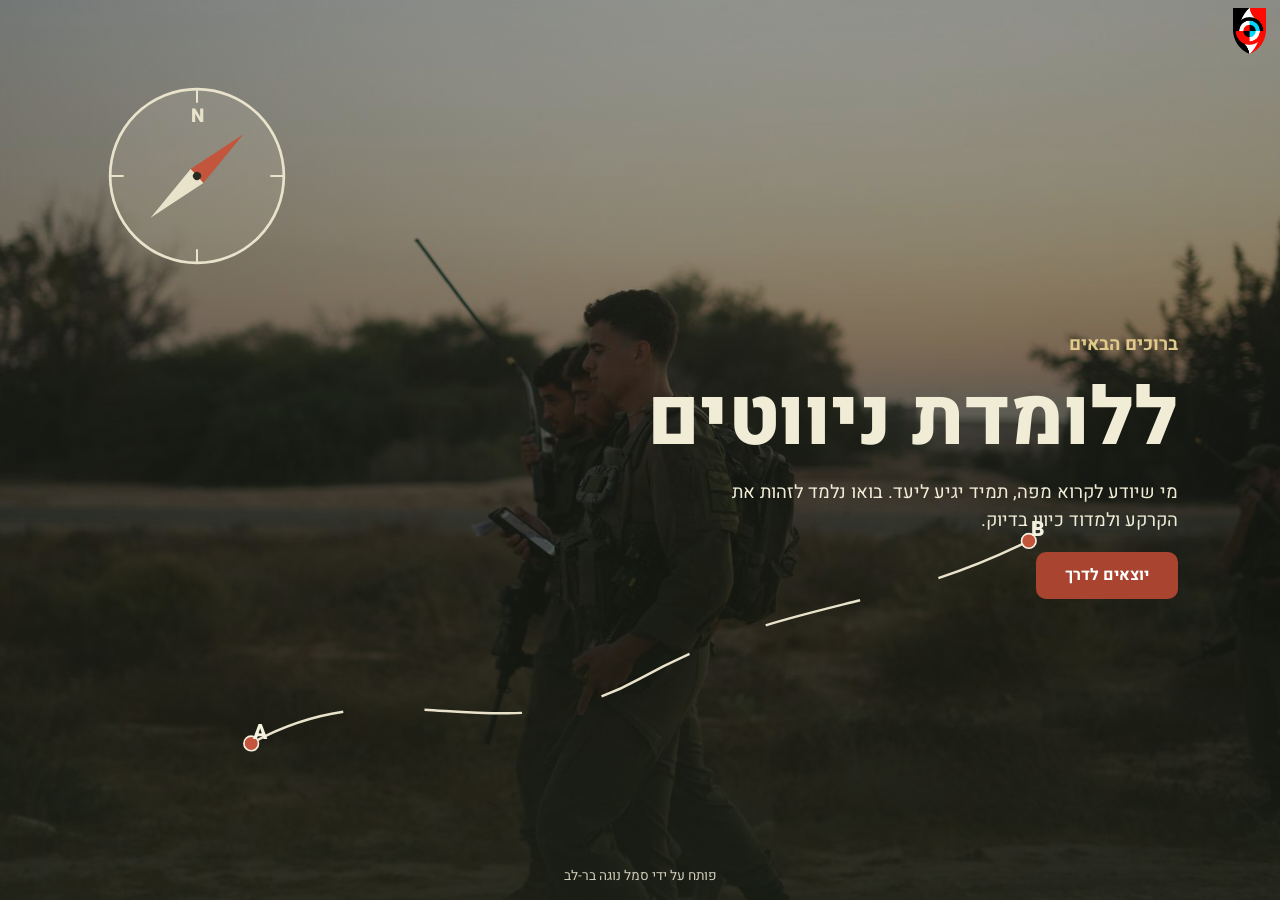
<file: index.html>
<!DOCTYPE html>
<html lang="he" dir="rtl">
<head>
  <link rel="apple-touch-icon" href="navigation_app/media/compass.png">
  <link rel="icon" type="image/png" href="navigation_app/media/compass.png">
<meta charset="utf-8">
<meta name="viewport" content="width=device-width,initial-scale=1">
<title>ברוכים הבאים ללומדת ניווטים</title>
<link rel="stylesheet" href="https://fonts.googleapis.com/css2?family=Heebo:wght@400;700;800&display=swap">
<link rel="stylesheet" href="style.css">
</head>
<body class="open">
<header class="top"><img src="media/logo.png" alt="לוגו הבסיס"></header>

<main class="hero">
  <svg class="route" viewBox="0 0 1200 400" preserveAspectRatio="xMidYMax meet" aria-hidden="true">
    <path id="rt" d="M120 340 C300 240 420 360 600 260 S900 180 1080 90" fill="none" stroke="#e9e3cc" stroke-width="3" stroke-dasharray="12 10" pathLength="100"/>
    <g class="pin a"><circle cx="120" cy="340" r="9"/><text x="140" y="334">A</text></g>
    <g class="pin b"><circle cx="1080" cy="90" r="9"/><text x="1100" y="84">B</text></g>
    <circle class="walker" r="7"/>
  </svg>

  <svg class="compass" viewBox="-70 -70 140 140" aria-hidden="true">
    <circle r="64" fill="rgba(233,227,204,.12)" stroke="#e9e3cc" stroke-width="2"/>
    <g stroke="#e9e3cc" stroke-width="1.5"><path d="M0-64V-54M64 0H54M0 64V54M-64 0H-54"/></g>
    <text y="-40" text-anchor="middle" font-size="14" font-weight="800" fill="#e9e3cc">N</text>
    <g class="needle"><path d="M0-46L7 0H-7Z" fill="#c4553d"/><path d="M0 46L7 0H-7Z" fill="#e9e3cc"/><circle r="3" fill="#262c1f"/></g>
  </svg>

  <p class="kicker">ברוכים הבאים</p>
  <h1><span>ללומדת</span> <span>ניווטים</span></h1>
  <p class="lead">מי שיודע לקרוא מפה, תמיד יגיע ליעד. בואו נלמד לזהות את הקרקע ולמדוד כיוון בדיוק.</p>
  <a class="btn" href="practicePages.html">יוצאים לדרך</a>
</main>
<footer class="credit open">פותח על ידי סמל נוגה בר-לב</footer>
</body>
</html>
</file>
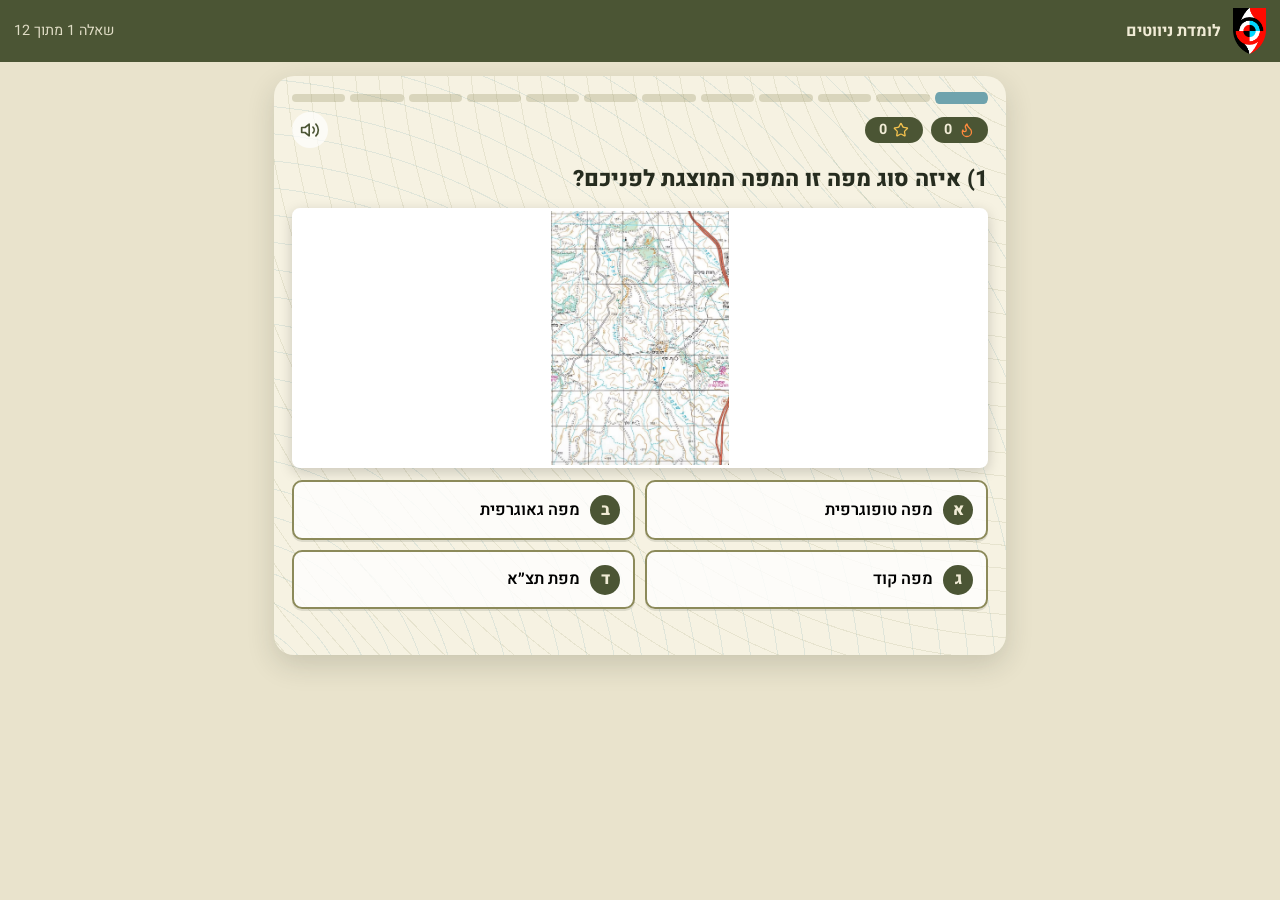
<file: practicePages.html>
<!DOCTYPE html>
<html lang="he" dir="rtl">
<head>
<meta charset="utf-8">
<meta name="viewport" content="width=device-width,initial-scale=1">
<title>לומדת ניווטים – תרגול</title>
<link rel="stylesheet" href="https://fonts.googleapis.com/css2?family=Heebo:wght@400;700;800&display=swap">
<link rel="stylesheet" href="style.css">
</head>
<body>
<header class="top">
  <a href="index.html" class="logo-link" aria-label="חזרה לעמוד הפתיחה"><img src="media/logo.png" alt="לוגו שבטה"></a>
  <b>לומדת ניווטים</b><span id="prog"></span>
</header>

<main class="wrap">

  <section id="quiz" class="card">
    <h2 id="qText"></h2>
    <div id="qImg"></div>
    <div id="opts" class="opts"></div>
    <div id="fb" class="fb hidden"></div>
    <div class="navrow">
      <button id="qBack" class="btn hidden">הקודמת</button>
      <button id="qCheck" class="btn hidden">בדיקה</button>
      <button id="qNext" class="btn hidden">המשך</button>
    </div>
  </section>

  <section id="practice" class="hidden">
    <div class="card">
      <h2>תרגול: מה האזימוט מנקודה A לנקודה B?</h2>
      <p id="step"></p>
    </div>
    <svg id="map" viewBox="0 0 600 600" aria-label="מפת תרגול"></svg>
    <div class="card row">
      <label>האזימוט (במעלות): <input id="ans" type="number" min="0" max="360" inputmode="numeric"></label>
      <button id="check" class="btn">בדיקה</button>
      <label class="small"><input id="live" type="checkbox"> הצג לי את הקריאה</label>
      <b id="hintOut"></b>
    </div>
    <div id="pfb" class="fb hidden"></div>
    <button id="pNext" class="btn hidden">הסיבוב הבא</button>
  </section>

  <section id="end" class="card end hidden">
    <div id="endMedal" class="medal" role="button" tabindex="0" aria-label="חגיגה"></div>
    <h2 id="endTitle">סיימתם!</h2>
    <p id="endSub" class="end-sub"></p>
    <div class="ring">
      <svg width="160" height="160" viewBox="0 0 120 120">
        <circle class="bg" cx="60" cy="60" r="52" fill="none" stroke="rgba(0,0,0,.1)" stroke-width="10"/>
        <circle id="ringFg" class="fg" cx="60" cy="60" r="52" fill="none" stroke="#4b5534" stroke-width="10" stroke-linecap="round" stroke-dasharray="327" stroke-dashoffset="327"/>
      </svg>
      <b><span id="ringNum">0</span>%</b>
    </div>
    <div id="endGrid" class="end-grid"></div>
    <div class="end-actions">
      <button id="again" class="btn ghost">נסו שוב</button>
      <a class="btn" href="index.html">חזרה להתחלה</a>
    </div>
  </section>

</main>
<script src="code.js"></script>
</body>
</html>
</file>
<file: style.css>
:root{--olive:#4b5534;--sand:#e9e3cc;--ink:#262c1f;--khaki:#8c8a5a;--brick:#a8442f;--sky:#6fa3ad;--card:#f6f2e2}
*{box-sizing:border-box}
body{margin:0;font-family:Heebo,Arial,sans-serif;background:var(--sand);color:var(--ink);line-height:1.5}
:focus-visible{outline:3px solid var(--sky);outline-offset:2px}
.hidden{display:none!important}

/* כותרת עליונה + לוגו */
.top{display:flex;align-items:center;gap:12px;padding:8px 14px;background:var(--olive);color:#f1ecd6;position:sticky;top:0;z-index:5}
.top img{height:46px;width:auto}
.top span{margin-inline-start:auto;font-size:.9rem;opacity:.9}

/* דף פתיחה */
body.open .top{position:absolute;inset-inline:0;background:none}
.hero{min-height:100vh;min-height:100svh;display:flex;flex-direction:column;justify-content:center;align-items:flex-start;gap:18px;padding:90px 8vw 60px;color:#f1ecd6;
  background:linear-gradient(rgba(30,36,24,.25),rgba(30,36,24,.72)),url(media/background2.jpg) center/cover no-repeat,#4b5534}
.hero h1{margin:0;font-size:clamp(2.6rem,9vw,5rem);font-weight:800;line-height:1.05}
.hero p{margin:0;max-width:30rem;font-size:1.15rem}

.btn{background:var(--brick);color:#fff;padding:.7rem 1.8rem;border:0;border-radius:10px;font:inherit;font-weight:700;cursor:pointer;text-decoration:none;display:inline-block}
.btn:hover{filter:brightness(1.08)}

.wrap{max-width:760px;margin:0 auto;padding:14px}
.card{background:var(--card);border:1px solid #cfc7a6;border-radius:12px;padding:16px;margin-bottom:14px}
h2{margin:0 0 10px;font-size:1.25rem}
.row{display:flex;gap:12px;flex-wrap:wrap;align-items:center}
.small{font-size:.9rem}

/* שאלות */
#qImg svg,#qImg img{width:100%;max-height:260px;border-radius:8px;display:block;margin-bottom:12px}
.opts{display:grid;grid-template-columns:1fr 1fr;gap:10px}
.opt{padding:.8rem;border:2px solid var(--khaki);background:#fffc;border-radius:10px;font:inherit;cursor:pointer;text-align:start}
.opt:disabled{cursor:default}
.opt.ok{background:#cfe0b4;border-color:#5d7a2f}
.opt.no{background:#efc9bf;border-color:var(--brick)}
.fb{margin:12px 0;padding:12px;border-radius:10px;background:#fff;border-inline-start:6px solid var(--khaki)}
.fb.good{border-color:#5d7a2f}.fb.bad{border-color:var(--brick)}

/* מפת תרגול */
#map{width:100%;max-height:72vh;touch-action:none;border-radius:10px;border:2px solid var(--olive);background:#ddd6b3;display:block;margin-bottom:14px;user-select:none}
input[type=number]{width:5.5rem;font:inherit;padding:.45rem;border-radius:8px;border:2px solid var(--khaki)}

@media(max-width:520px){.opts{grid-template-columns:1fr}.hero{padding-inline:6vw}}

/* ---------- אנימציות דף הפתיחה ---------- */
.hero{position:relative;overflow:hidden}
.hero>*:not(.route):not(.compass){position:relative;z-index:2}
@keyframes rise{from{opacity:0;transform:translateY(28px)}to{opacity:1;transform:none}}

.kicker{margin:0 0 -4px;font-size:clamp(1.9rem,6vw,2.8rem);font-weight:700;color:#e0c98a;animation:rise .8s .2s both}
.hero h1 span{display:inline-block;animation:rise .9s both}
.hero h1 span:nth-child(1){animation-delay:.5s}
.hero h1 span:nth-child(2){animation-delay:.8s}
.lead{animation:rise .9s 1.2s both}
.hero .btn{animation:rise .9s 1.6s both}

/* מצפן (עמוד הפתיחה בלבד) */
.compass{position:absolute;z-index:1;width:clamp(110px,16vw,190px);inset-inline-end:8vw;top:9vh;animation:rise 1s 1s both}
.needle{animation:spin 4.5s 1.2s cubic-bezier(.2,.8,.2,1) both;transform-origin:0 0}
@keyframes spin{0%{transform:rotate(0)}70%{transform:rotate(430deg)}82%{transform:rotate(398deg)}92%{transform:rotate(412deg)}100%{transform:rotate(408deg)}}

/* מסלול מ-A ל-B */
.route{position:absolute;z-index:1;inset-inline:0;bottom:12vh;bottom:12svh;width:100%;height:36%;pointer-events:none}
#rt{stroke-dashoffset:100;animation:draw 3.5s 2s ease-out forwards}
@keyframes draw{to{stroke-dashoffset:0}}
.pin{opacity:0;animation:rise .6s both}
.pin circle{fill:#c4553d;stroke:#f6f2e2;stroke-width:2}
.pin text{fill:#f6f2e2;font-size:26px;font-weight:800}
.pin.a{animation-delay:2s}.pin.b{animation-delay:5.4s}
.walker{fill:#f6f2e2;opacity:0;offset-path:path("M120 340 C300 240 420 360 600 260 S900 180 1080 90");animation:walk 9s 6s linear infinite}
@keyframes walk{0%{offset-distance:0;opacity:0}8%{opacity:1}92%{opacity:1}100%{offset-distance:100%;opacity:0}}

@media(max-width:900px){.hero{justify-content:flex-start;padding-top:200px;padding-bottom:40px}}
@media(max-width:600px){.compass{top:66px;inset-inline-end:5vw;width:100px}.route{bottom:20vh;bottom:20svh;height:24%}}
@media(prefers-reduced-motion:reduce){.hero,.hero *{animation-duration:.01s!important;animation-delay:0s!important;animation-iteration-count:1!important}#rt{stroke-dashoffset:0}}

/* קרדיט */
.credit{text-align:center;font-size:.85rem;padding:14px;color:var(--olive);opacity:.85}
.credit.open{position:absolute;inset-inline:0;bottom:0;z-index:3;color:#f1ecd6}


/* ---------- הוסיפו לסוף style.css ---------- */
.fb{white-space:pre-line}
.q-img img{width:100%;max-height:320px;object-fit:contain;border-radius:8px;display:block;margin-bottom:12px;background:#fff}
.ph{border:2px dashed var(--khaki);border-radius:8px;padding:34px 12px;text-align:center;color:var(--olive);background:#fffa;margin-bottom:12px;font-size:.9rem;direction:ltr}
.ph.small{padding:16px 6px;margin:0;font-size:.75rem}

/* התאמה עם קווים */
.m-wrap{display:block}
.match{position:relative;display:grid;grid-template-columns:1fr 1fr;column-gap:72px;margin-bottom:6px}
.mcol{display:flex;flex-direction:column;gap:10px;justify-content:center}
.mlines{position:absolute;inset:0;pointer-events:none;z-index:2;overflow:visible}
.mitem{padding:.7rem;border:2px solid var(--khaki);background:#fffc;border-radius:10px;font:inherit;cursor:pointer;text-align:center;min-height:48px;display:flex;align-items:center;justify-content:center}
.mitem img{width:100%;max-height:90px;object-fit:contain;display:block;margin:0}
.mitem .q-img{width:100%}
.mitem.sel{border-color:var(--sky);box-shadow:0 0 0 3px #6fa3ad66}
.mitem.linked{background:#fff;border-color:var(--olive)}
.mitem.ok{background:#cfe0b4;border-color:#5d7a2f}
.mitem.no{background:#efc9bf;border-color:var(--brick)}
#qCheck:disabled{opacity:.5;cursor:default}

/* יתרון / חסרון */
.srow{display:flex;align-items:center;gap:8px;margin-bottom:8px;flex-wrap:wrap}
.stext{flex:1 1 12rem}
.sbtn{padding:.4rem .9rem}
.opt.picked{border-color:var(--olive);background:#e4dfc0}
.opt.picked.ok{background:#cfe0b4}

/* ---------- הוסיפו לסוף style.css: שאלה 12 (טבלה + מחסן מילים) ---------- */
.sorttbl{width:100%;border-collapse:separate;border-spacing:10px 0;table-layout:fixed;margin-bottom:12px}
.sorttbl th{background:var(--olive);color:#f1ecd6;padding:8px;border-radius:10px 10px 0 0;font-size:1.05rem}
.sorttbl td.drop{height:190px;vertical-align:top;padding:8px;border:2px solid var(--khaki);border-top:0;border-radius:0 0 10px 10px;background:#fffc;cursor:pointer}
.sorttbl td.drop.armed{border-color:var(--sky);box-shadow:0 0 0 3px #6fa3ad66}
.bankwrap{margin-top:6px}
.banktitle{font-weight:700;margin-bottom:6px}
.bank{display:flex;flex-wrap:wrap;gap:8px;min-height:60px;padding:10px;border:2px dashed var(--khaki);border-radius:10px;background:#fff8}
.chip{padding:.5rem .8rem;border:2px solid var(--khaki);background:#fff;border-radius:999px;font:inherit;cursor:grab;text-align:center}
.sorttbl .chip{display:block;width:100%;margin-bottom:8px;border-radius:10px}
.chip.sel{border-color:var(--sky);box-shadow:0 0 0 3px #6fa3ad66}
.chip.ok{background:#cfe0b4;border-color:#5d7a2f;cursor:default}
.chip.no{background:#efc9bf;border-color:var(--brick);cursor:default}


/* ===== עיצוב חדש לשאלות – הוסיפו לסוף style.css ===== */
body{overflow-x:hidden}

#quiz{position:relative;padding:18px 18px 22px;border:0;border-radius:20px;box-shadow:0 10px 28px rgba(38,44,31,.16);
  background-color:var(--card);
  background-image:
    repeating-radial-gradient(circle at 105% -10%,transparent 0 22px,rgba(140,138,90,.14) 22px 23px),
    repeating-radial-gradient(circle at -8% 112%,transparent 0 26px,rgba(111,163,173,.16) 26px 27px)}
#quiz.enter{animation:cardIn .45s ease both}
@keyframes cardIn{from{opacity:0;transform:translateY(14px) scale(.985)}to{opacity:1;transform:none}}

/* שורת מצב */
.hud{display:flex;flex-direction:column;gap:10px;margin-bottom:16px}
.steps{display:flex;gap:5px}
.steps span{flex:1;height:8px;border-radius:99px;background:rgba(140,138,90,.28);transition:background .3s,transform .3s}
.steps span.cur{background:var(--sky);transform:scaleY(1.5);animation:pulse 1.4s infinite}
.steps span.ok{background:#5d7a2f;animation:none}
.steps span.no{background:var(--brick);animation:none}
@keyframes pulse{50%{opacity:.55}}
.stats{display:flex;gap:8px;align-items:center}
.stat{background:var(--olive);color:#f1ecd6;border-radius:99px;padding:.15rem .85rem;font-weight:700;font-size:.9rem}
.stat.bump{animation:bump .5s}
@keyframes bump{40%{transform:scale(1.3)}100%{transform:scale(1)}}
.sndbtn{margin-inline-start:auto;border:0;background:rgba(255,255,255,.7);border-radius:99px;width:36px;height:36px;cursor:pointer;font-size:1rem}

/* שאלה ותמונה */
#qText{font-size:1.4rem;font-weight:800;line-height:1.35;margin-bottom:14px}
#qImg .q-img img{border:3px solid #fff;box-shadow:0 4px 14px rgba(0,0,0,.18)}

/* תשובות עם אות */
.opts>.opt{display:flex;align-items:center;gap:10px;font-size:1.02rem;font-weight:600;transition:transform .15s,box-shadow .15s,border-color .15s,background .2s;box-shadow:0 2px 0 rgba(38,44,31,.12)}
.opts>.opt::before{content:attr(data-letter);flex:none;width:30px;height:30px;border-radius:50%;background:var(--olive);color:#f1ecd6;display:grid;place-items:center;font-weight:800;transition:background .2s}
.opts>.opt:not(:disabled):hover{transform:translateY(-3px);box-shadow:0 8px 16px rgba(38,44,31,.16);border-color:var(--olive)}
.opts>.opt:not(:disabled):active{transform:scale(.97)}
.opts>.opt.ok::before{content:'✓';background:#5d7a2f}
.opts>.opt.no::before{content:'✗';background:var(--brick)}
.opt.ok{animation:pop .5s}
.opt.no{animation:shk .4s}
.mitem.ok{animation:pop .5s}
.chip.ok{animation:pop .5s}
@keyframes pop{40%{transform:scale(1.06)}100%{transform:scale(1)}}
@keyframes shk{20%{transform:translateX(-6px)}50%{transform:translateX(6px)}80%{transform:translateX(-3px)}}

/* כניסה מדורגת */
.opts>*,.mitem{animation:ent .45s both}
.opts>*:nth-child(2){animation-delay:.07s}.opts>*:nth-child(3){animation-delay:.14s}.opts>*:nth-child(4){animation-delay:.21s}
.mitem:nth-child(2){animation-delay:.05s}.mitem:nth-child(3){animation-delay:.1s}.mitem:nth-child(4){animation-delay:.15s}
.mitem:nth-child(5){animation-delay:.2s}.mitem:nth-child(6){animation-delay:.25s}
@keyframes ent{from{opacity:0;transform:translateY(16px)}to{opacity:1;transform:none}}
.mitem{transition:transform .15s,box-shadow .15s,border-color .15s,background .2s}
.mitem:not(:disabled):hover{transform:translateY(-2px);box-shadow:0 6px 14px rgba(38,44,31,.15)}

/* משוב */
.fb{font-weight:600;animation:fbIn .35s both}
.fb.good{background:#eaf4d8}
.fb.bad{background:#fbe9e4}
@keyframes fbIn{from{opacity:0;transform:translateY(10px)}to{opacity:1;transform:none}}

/* כפתורים */
#qNext,#qCheck{font-size:1.05rem;padding:.8rem 2rem;box-shadow:0 4px 0 #7f3322;transition:transform .1s,box-shadow .1s}
#qNext:active,#qCheck:active{transform:translateY(3px);box-shadow:0 1px 0 #7f3322}

/* הודעה צפה וקונפטי */
.toast{position:absolute;top:-16px;left:50%;transform:translateX(-50%);z-index:30;padding:.45rem 1.2rem;border-radius:99px;font-weight:800;color:#fff;
  box-shadow:0 6px 18px rgba(0,0,0,.25);animation:toast 1.6s both;pointer-events:none;white-space:nowrap}
.toast.good{background:#5d7a2f}
.toast.bad{background:var(--brick)}
@keyframes toast{0%{opacity:0;transform:translate(-50%,10px) scale(.7)}15%{opacity:1;transform:translate(-50%,0) scale(1.08)}25%{transform:translate(-50%,0) scale(1)}80%{opacity:1}100%{opacity:0;transform:translate(-50%,-14px)}}
.cf{position:absolute;z-index:25;width:9px;height:14px;border-radius:2px;pointer-events:none;animation:cf 1.1s ease-out forwards}
@keyframes cf{0%{transform:translate(0,0) rotate(0);opacity:1}35%{transform:translate(var(--dx),var(--dy)) rotate(calc(var(--rot)*.5))}100%{transform:translate(calc(var(--dx)*1.25),calc(var(--dy) + 340px)) rotate(var(--rot));opacity:0}}
#quiz.glow{animation:glow .8s}
@keyframes glow{0%{box-shadow:0 0 0 0 rgba(93,122,47,.6)}100%{box-shadow:0 0 0 24px rgba(93,122,47,0)}}
#quiz.shake{animation:qshake .5s}
@keyframes qshake{20%{transform:translateX(-8px)}40%{transform:translateX(8px)}60%{transform:translateX(-5px)}80%{transform:translateX(3px)}}

@media(max-width:520px){#qText{font-size:1.2rem}}
@media(prefers-reduced-motion:reduce){.cf,.toast,#quiz,.opts>*,.mitem,.fb,.opt,.steps span{animation:none!important}}

/* ---------- הוסיפו לסוף style.css: שאלה 12 מותאמת לטלפון ----------
   (אפשר למחוק את הבלוק הישן של .sorttbl מ-sort-table.css, הוא כבר לא בשימוש) */
.sortwrap{display:flex;flex-direction:column;gap:12px}
.sorthint{margin:0;font-size:.9rem;color:var(--olive)}
.sortgrid{display:grid;grid-template-columns:1fr 1fr;gap:10px}
.scol{display:flex;flex-direction:column;border-radius:12px;cursor:pointer;min-width:0}
.scolh{background:var(--olive);color:#f1ecd6;padding:8px;border-radius:12px 12px 0 0;text-align:center;font-weight:800;font-size:1.05rem}
.scol .drop{min-height:190px;padding:8px;border:2px solid var(--khaki);border-top:0;border-radius:0 0 12px 12px;background:#fffc;display:flex;flex-direction:column;gap:8px;transition:border-color .15s,box-shadow .15s}
.scol .drop:empty::before{content:'לחצו כאן להנחת המילה';color:var(--khaki);font-size:.85rem;text-align:center;margin:auto;padding:8px}
.scol.armed .drop{border-color:var(--sky);box-shadow:0 0 0 3px #6fa3ad66;background:#f2fafb}
.scol.armed .scolh{background:var(--sky)}
.sortgrid .chip{display:block;width:100%;border-radius:10px;font-size:.92rem;padding:.55rem .6rem;overflow-wrap:anywhere}
.bankwrap{margin-top:0}
.bank{min-height:64px}


.logo-link{display:inline-flex}
.logo-link img{display:block}

/* ---------- כפתורי ניווט בשאלות ---------- */
.navrow{display:flex;gap:12px;align-items:center;margin-top:24px}
#qBack,#qNext,#qCheck{
  min-width:132px;padding:.8rem 1.6rem;font-size:1.05rem;text-align:center;border:0;
}
/* "הקודמת" – בצד ימין (תחילת השורה ב-RTL), בצבע זית */
#qBack{background:var(--olive);color:#f1ecd6;box-shadow:0 4px 0 #2f3620}
#qBack:active{transform:translateY(3px);box-shadow:0 1px 0 #2f3620}
/* "בדיקה" / "המשך" – תמיד בצד שמאל, בצבע לבנה */
#qNext,#qCheck{margin-inline-start:auto}

.btn.ghost{background:transparent;color:var(--olive,#5d7a2f);border:2px solid currentColor}

/* ---------- מסך סיום ---------- */
.end{position:relative;text-align:center;overflow:hidden}

/* העיגול הירוק – האייקון ממורכז בדיוק */
.medal{width:96px;height:96px;margin:0 auto 6px;border-radius:50%;background:var(--olive);color:#e0c98a;
  display:flex;align-items:center;justify-content:center;cursor:pointer;user-select:none;
  box-shadow:0 6px 16px rgba(38,44,31,.25);
  animation:medalPop .8s cubic-bezier(.2,1.6,.4,1) both}
.medal .ei{position:static;width:46px;height:46px;flex:none;display:block;margin:0;animation:none;transform:none}
.medal.wiggle{animation:wiggle .6s ease}
@keyframes medalPop{from{transform:scale(0) rotate(-40deg)}to{transform:scale(1) rotate(0)}}
@keyframes wiggle{25%{transform:rotate(-14deg) scale(1.15)}60%{transform:rotate(12deg) scale(1.15)}100%{transform:none}}
.end-sub{opacity:.8;margin:.2rem 0 0}

.ring{position:relative;width:160px;height:160px;margin:14px auto}
.ring svg{width:100%;height:100%;transform:rotate(-90deg);display:block}
.ring .bg{fill:none;stroke:rgba(0,0,0,.1);stroke-width:10}
.ring .fg{fill:none;stroke:var(--olive,#5d7a2f);stroke-width:10;stroke-linecap:round;
  stroke-dasharray:327;stroke-dashoffset:327;transition:stroke-dashoffset 1.5s cubic-bezier(.2,.8,.2,1)}
.ring b {
    position: absolute;
    inset: 0;
    display: flex;
    align-items: center;
    justify-content: center;
    gap: 2px;
    font-size: 2rem;
    line-height: 1;
    direction: ltr;
}

.end-grid{display:grid;grid-template-columns:repeat(2,1fr);gap:10px;margin:16px 0}
.stat-card{background:rgba(255,255,255,.55);border-radius:14px;padding:14px 8px;
  opacity:0;animation:endRise .5s ease forwards;animation-delay:var(--d,0s)}
.stat-card .e{display:grid;place-items:center;margin-bottom:4px}
.stat-card .ei{position:static;width:28px;height:28px;display:block;animation:none}
.stat-card .ei-clipboard{color:var(--olive)}
.stat-card .ei-target{color:var(--brick)}
.stat-card .ei-star{color:#c28a2c}
.stat-card .ei-flame{color:#ff8a3d}
.stat-card .v{font-size:1.5rem;font-weight:800;direction:ltr}
.stat-card .l{font-size:.85rem;opacity:.75}
@keyframes endRise{from{opacity:0;transform:translateY(14px)}to{opacity:1;transform:none}}

.end-actions{display:flex;gap:10px;justify-content:center;flex-wrap:wrap}
.ecf{position:absolute;width:9px;height:14px;border-radius:2px;pointer-events:none;
  animation:ecf 1.3s ease-out forwards}
@keyframes ecf{to{transform:translate(var(--dx),var(--dy)) rotate(var(--rot));opacity:0}}
@media(prefers-reduced-motion:reduce){.medal,.stat-card,.ecf{animation:none!important;opacity:1}}


/* ---------- מחסן היגדים קומפקטי ---------- */
.bank{
  max-height:190px;
  overflow-y:auto;
  gap:6px;
  padding:8px;
  min-height:56px;
  -webkit-overflow-scrolling:touch;
}
.bank .chip{
  font-size:.85rem;
  line-height:1.3;
  padding:.4rem .65rem;
  border-radius:10px;
  text-align:start;
}
.banktitle{font-size:.9rem;margin-bottom:4px}

@media(max-width:600px){
  .bankwrap{
    position:sticky;
    bottom:0;
    z-index:4;
    background:var(--card);
    padding:8px 0 4px;
    box-shadow:0 -8px 12px -8px rgba(38,44,31,.25);
  }
  .bank{max-height:150px}
  .sortgrid .chip{font-size:.85rem;padding:.45rem .55rem}
}
</file>
